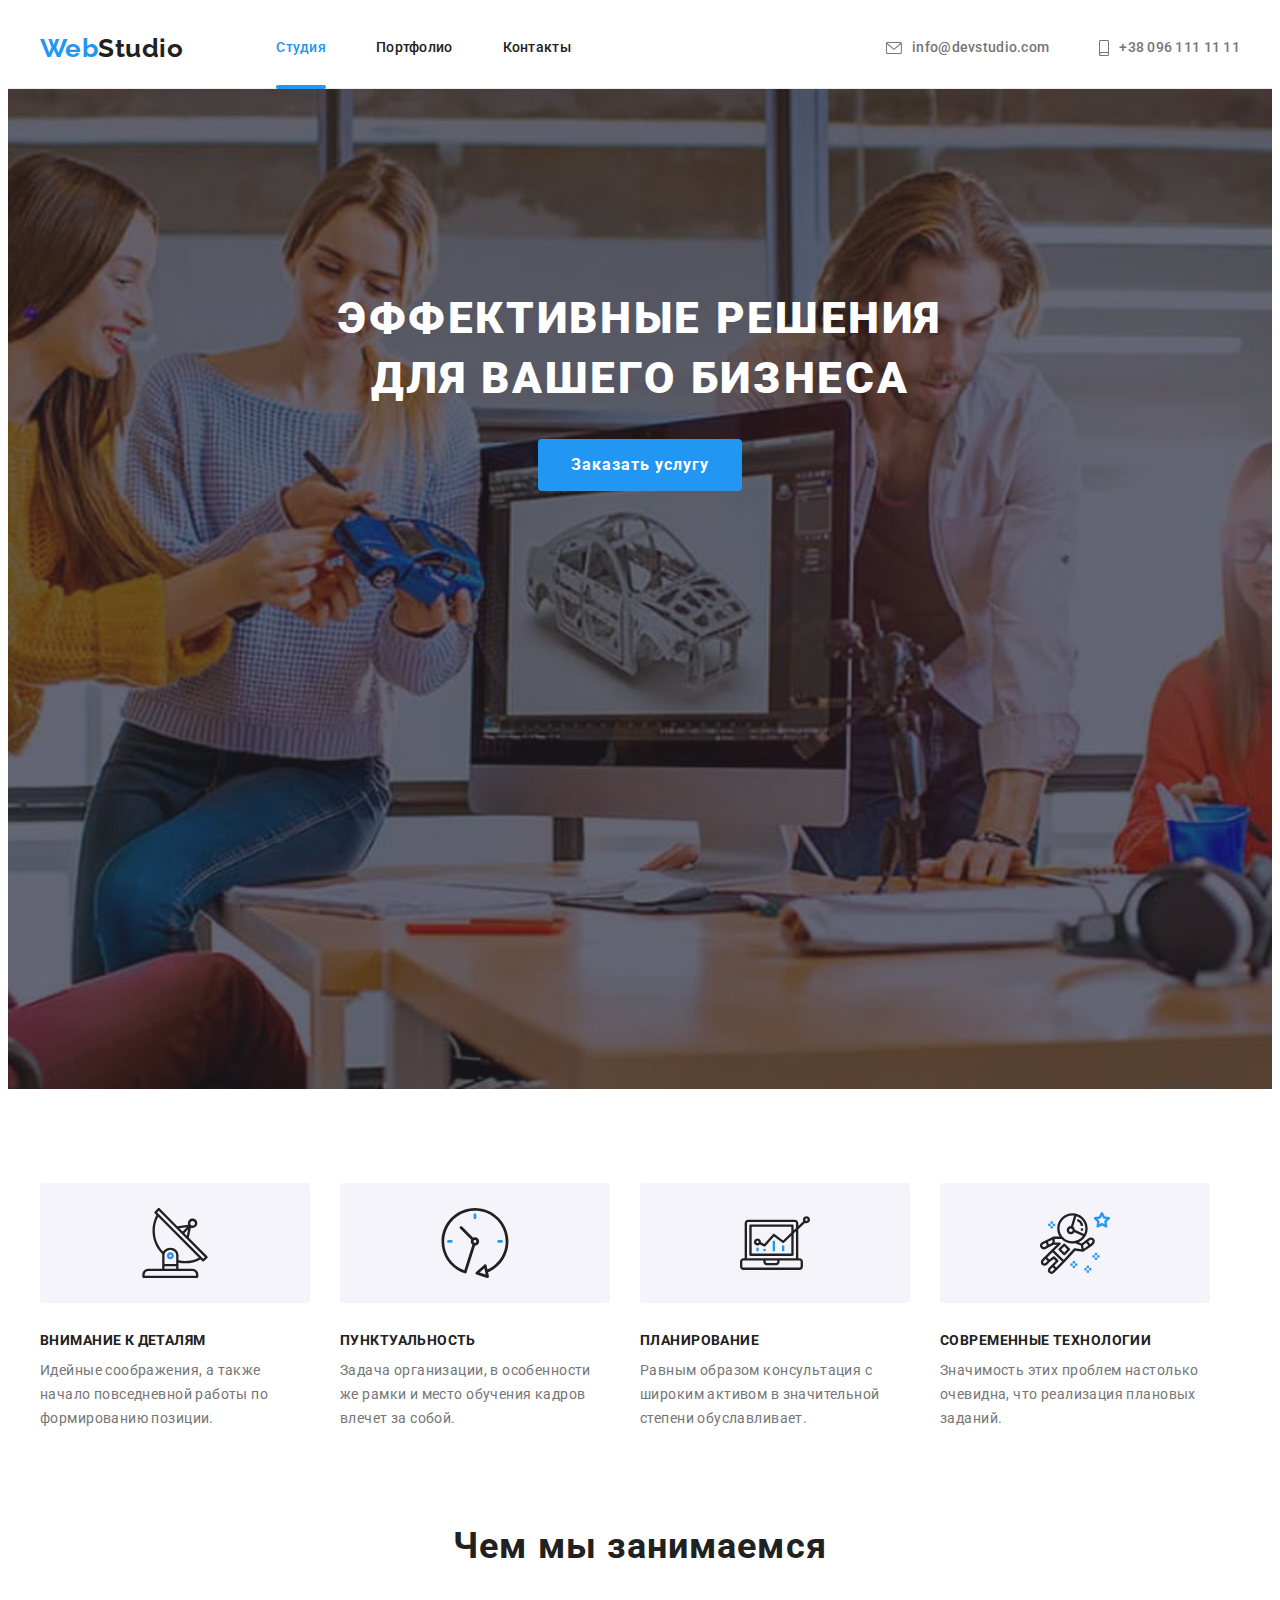
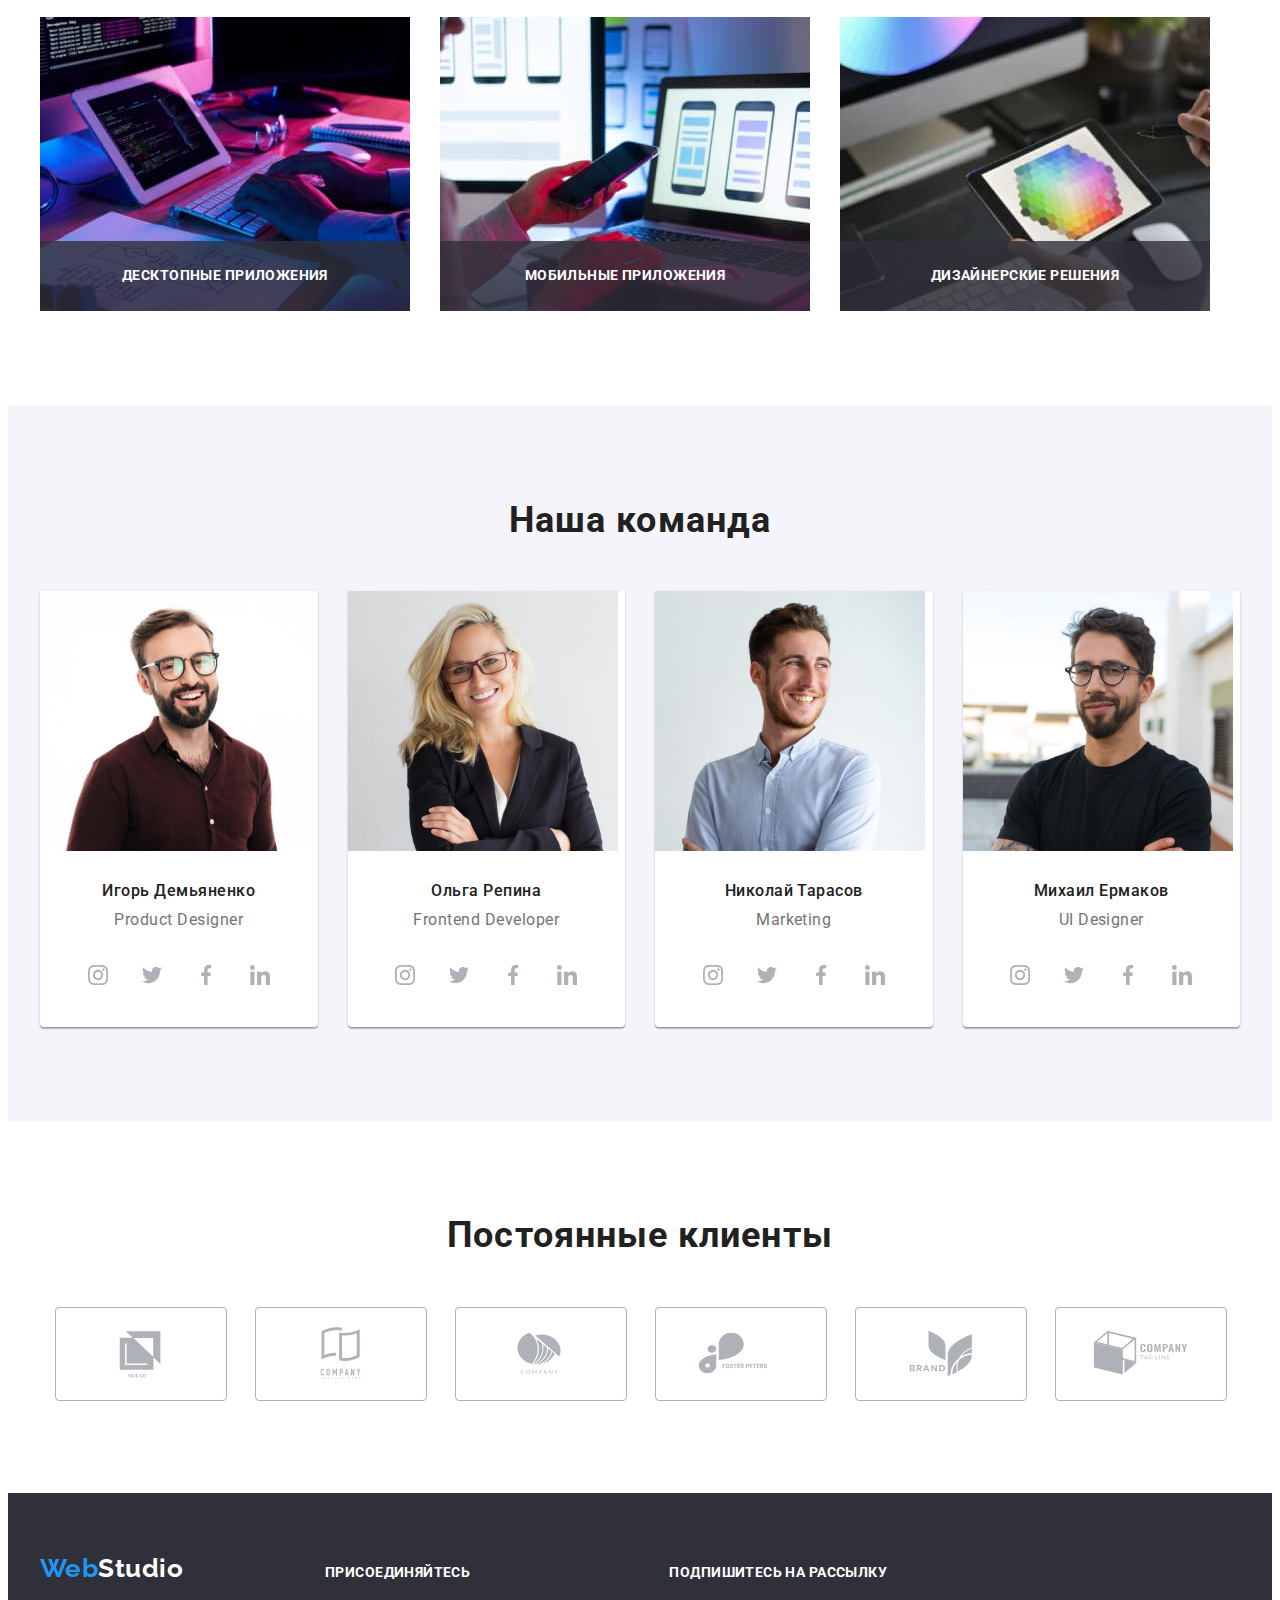
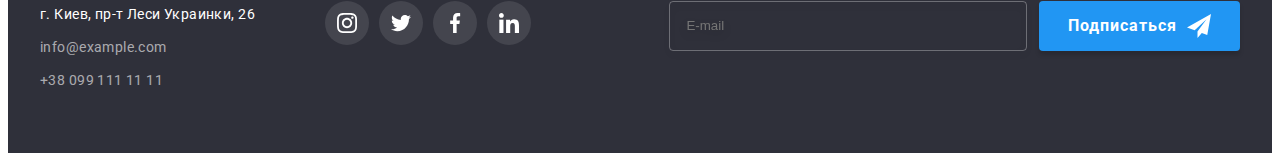
<file: index.html>
<!DOCTYPE html>
<html lang="ru">

<head>
    <meta charset="UTF-8">
    <meta http-equiv="X-UA-Compatible" content="IE=edge">
    <meta name="viewport" content="width=device-width, initial-scale=1.0">
    <title>Document</title>
    <link
        href="https://fonts.googleapis.com/css2?family=Raleway:wght@700&family=Roboto:wght@400;500;700;900&display=swap"
        rel="stylesheet" />
    <link rel="stylesheet" href="https://cdnjs.cloudflare.com/ajax/libs/modern-normalize/1.1.0/modern-normalize.min.css"
        integrity="sha512-wpPYUAdjBVSE4KJnH1VR1HeZfpl1ub8YT/NKx4PuQ5NmX2tKuGu6U/JRp5y+Y8XG2tV+wKQpNHVUX03MfMFn9Q=="
        crossorigin="anonymous" referrerpolicy="no-referrer" />
    <link rel="stylesheet" href="./css/main.min.css">
</head>

<body>

    <!-- Шапка сайта -->
    <header class="header">
        <div class="header__container container">
            <nav class="header__navigation">
                <a href="" lang="en" class="header__logo-link">Web<span class="header__logo-text">Studio</span></a>

                <ul class="site-nav">
                    <li class="site-nav__item"><a href="" class="site-nav__link current">Студия</a></li>
                    <li class="site-nav__item"><a href="./portfolio.html" class="site-nav__link">Портфолио</a></li>
                    <li class="site-nav__item"><a href="" class="site-nav__link">Контакты</a></li>
                </ul>
            </nav>

            <ul class="auth-nav">
                <li class="auth-nav__item">
                    <a href="mailto:info@devstudio.com" class="auth-nav__link">
                        <svg class="auth-nav__icon-mail" width="16" height="12">
                            <use href="./images/symbol-defs.svg#icon-mail"></use>
                        </svg>info@devstudio.com</a>
                </li>
                <li class="auth-nav__item"><a href="tel:+380961111111" class="auth-nav__link"><svg
                            class="auth-nav__icon-phone" width="10" height="16">
                            <use href="./images/symbol-defs.svg#icon-smartphone"></use>
                        </svg>+38 096 111 11 11</a></li>
            </ul>
        </div>
    </header>

    <main>
        <!-- Герой -->
        <section class="hero hero-overlay">
            <div class="container">
                <h1 class="hero__title">Эффективные решения для вашего бизнеса</h1>
                <button type="button" class="hero__button" data-modal-open>Заказать услугу</button>
            </div>
        </section>

        <!-- Преимущества -->
        <section class="benefits section">
            <div class="container">
                <h2 class="benefits__pre-title">Приемущества</h2>
                <ul class="benefits__list">
                    <li class="benefits__item">
                        <div class="benefits__icon-benefit">
                            <svg class="benefits__icon-details">
                                <use href="./images/symbol-defs.svg#icon-antena"></use>
                            </svg>
                        </div>
                        <h3 class="benefits__title">Внимание к деталям</h3>
                        <p class="benefits__text">
                            Идейные соображения, а также начало повседневной работы по формированию позиции.
                        </p>
                    </li>

                    <li class="benefits__item">
                        <div class="benefits__icon-benefit">
                            <svg class="benefits__icon-details">
                                <use href="./images/symbol-defs.svg#icon-clock"></use>
                            </svg>
                        </div>
                        <h3 class="benefits__title">Пунктуальность</h3>
                        <p class="benefits__text">
                            Задача организации, в особенности же рамки и место обучения кадров влечет за собой.
                        </p>
                    </li>

                    <li class="benefits__item">
                        <div class="benefits__icon-benefit">
                            <svg class="benefits__icon-details">
                                <use href="./images/symbol-defs.svg#icon-diagram"></use>
                            </svg>
                        </div>
                        <h3 class="benefits__title">Планирование</h3>
                        <p class="benefits__text">
                            Равным образом консультация с широким активом в значительной степени обуславливает.
                        </p>
                    </li>

                    <li class="benefits__item">
                        <div class="benefits__icon-benefit">
                            <svg class="benefits__icon-details">
                                <use href="./images/symbol-defs.svg#icon-astronaut"></use>
                            </svg>
                        </div>
                        <h3 class="benefits__title">Современные технологии</h3>
                        <p class="benefits__text">
                            Значимость этих проблем настолько очевидна, что реализация плановых заданий.
                        </p>
                    </li>
                </ul>
            </div>
        </section>

        <!-- Деятельность -->
        <section class="activity-section section">
            <div class="container">
                <h2 class="activity-section__title">Чем мы занимаемся</h2>
                <ul class="activity-section__list">
                    <li class="activity-section__item">
                        <div class="activity-section__block">
                            <img src="./images/future_1.jpg" alt="Техологии будущего" width="370" height="294" />
                            <p class="activity-section__text">десктопные приложения</p>
                        </div>
                    </li>

                    <li class="activity-section__item">
                        <div class="activity-section__block">
                            <img src="./images/future_2.jpg" alt="Техологии будущего" width="370" height="294" />
                            <p class="activity-section__text">мобильные приложения</p>
                        </div>
                    </li>

                    <li class="activity-section__item">
                        <div class="activity-section__block">
                            <img src="./images/future_3.jpg" alt="Техологии будущего" width="370" height="294" />
                            <p class="activity-section__text">дизайнерские решения</p>
                        </div>
                    </li>
                </ul>
            </div>
        </section>

        <!-- Команда -->
        <section class="team-section section">
            <div class="container">
                <h2 class="team-section__pre-title">Наша команда</h2>
                <ul class="team-section__list">
                    <li class="team-section__item">
                        <div class="team-section__gallery">
                            <img src="./images/ihor-demianenko.jpg" alt=" Фото Игорь Демьяненко" width="270"
                                height="260" />
                        </div>

                        <div class="team-section__card">
                            <h3 class="team-section__title">Игорь Демьяненко</h3>
                            <p lang="en" class="team-section__text">Product Designer</p>
                            <ul class="team-section__social-list">
                                <li class="team-section__social-item">
                                    <a href="" class="team-section__social-link">
                                        <svg class="team-section__social-icon">
                                            <use href="./images/symbol-defs.svg#icon-instagram"></use>
                                        </svg>
                                    </a>
                                </li>

                                <li class="team-section__social-item">
                                    <a href="" class="team-section__social-link">
                                        <svg class="team-section__social-icon">
                                            <use href="./images/symbol-defs.svg#icon-twitter"></use>
                                        </svg>
                                    </a>
                                </li>

                                <li class="team-section__social-item">
                                    <a href="" class="team-section__social-link">
                                        <svg class="team-section__social-icon">
                                            <use href="./images/symbol-defs.svg#icon-facebook"></use>
                                        </svg>
                                    </a>
                                </li>

                                <li class="team-section__social-item">
                                    <a href="" class="team-section__social-link">
                                        <svg class="team-section__social-icon">
                                            <use href="./images/symbol-defs.svg#icon-linkedin"></use>
                                        </svg>
                                    </a>
                                </li>
                            </ul>
                        </div>
                    </li>

                    <li class="team-section__item">
                        <div class="team-section__gallery">
                            <img src="./images/olha-repina.jpg" alt="Фото Ольга Репина" width="270" height="260" />
                        </div>

                        <div class="team-section__card">
                            <h3 class="team-section__title">Ольга Репина</h3>
                            <p lang="en" class="team-section__text">Frontend Developer</p>
                            <ul class="team-section__social-list">
                                <li class="team-section__social-item">
                                    <a href="" class="team-section__social-link">
                                        <svg class="team-section__social-icon">
                                            <use href="./images/symbol-defs.svg#icon-instagram"></use>
                                        </svg>
                                    </a>
                                </li>

                                <li class="team-section__social-item">
                                    <a href="" class="team-section__social-link">
                                        <svg class="team-section__social-icon">
                                            <use href="./images/symbol-defs.svg#icon-twitter"></use>
                                        </svg>
                                    </a>
                                </li>

                                <li class="team-section__social-item">
                                    <a href="" class="team-section__social-link">
                                        <svg class="team-section__social-icon">
                                            <use href="./images/symbol-defs.svg#icon-facebook"></use>
                                        </svg>
                                    </a>
                                </li>

                                <li class="team-section__social-item">
                                    <a href="" class="team-section__social-link">
                                        <svg class="team-section__social-icon">
                                            <use href="./images/symbol-defs.svg#icon-linkedin"></use>
                                        </svg>
                                    </a>
                                </li>
                            </ul>
                        </div>
                    </li>

                    <li class="team-section__item">
                        <div class="team-section__gallery">
                            <img src="./images/nikolay-tarasov.jpg" alt="Фото Николай Тарасов" width="270"
                                height="260" />
                        </div>

                        <div class="team-section__card">
                            <h3 class="team-section__title">Николай Тарасов</h3>
                            <p lang="en" class="team-section__text">Marketing</p>
                            <ul class="team-section__social-list">
                                <li class="team-section__social-item">
                                    <a href="" class="team-section__social-link">
                                        <svg class="team-section__social-icon">
                                            <use href="./images/symbol-defs.svg#icon-instagram"></use>
                                        </svg>
                                    </a>
                                </li>

                                <li class="team-section__social-item">
                                    <a href="" class="team-section__social-link">
                                        <svg class="team-section__social-icon">
                                            <use href="./images/symbol-defs.svg#icon-twitter"></use>
                                        </svg>
                                    </a>
                                </li>

                                <li class="team-section__social-item">
                                    <a href="" class="team-section__social-link">
                                        <svg class="team-section__social-icon">
                                            <use href="./images/symbol-defs.svg#icon-facebook"></use>
                                        </svg>
                                    </a>
                                </li>

                                <li class="team-section__social-item">
                                    <a href="" class="team-section__social-link">
                                        <svg class="team-section__social-icon">
                                            <use href="./images/symbol-defs.svg#icon-linkedin"></use>
                                        </svg>
                                    </a>
                                </li>
                            </ul>
                        </div>
                    </li>

                    <li class="team-section__item">
                        <div class="team-section__gallery">
                            <img src="./images/mikhail-yermakov.jpg" alt="Фото Михаил Ермаков" width="270"
                                height="260" />
                        </div>


                        <div class="team-section__card">
                            <h3 class="team-section__title">Михаил Ермаков</h3>
                            <p lang="en" class="team-section__text">UI Designer</p>
                            <ul class="team-section__social-list">
                                <li class="team-section__social-item">
                                    <a href="" class="team-section__social-link">
                                        <svg class="team-section__social-icon">
                                            <use href="./images/symbol-defs.svg#icon-instagram"></use>
                                        </svg>
                                    </a>
                                </li>

                                <li class="team-section__social-item">
                                    <a href="" class="team-section__social-link">
                                        <svg class="team-section__social-icon">
                                            <use href="./images/symbol-defs.svg#icon-twitter"></use>
                                        </svg>
                                    </a>
                                </li>

                                <li class="team-section__social-item">
                                    <a href="" class="team-section__social-link">
                                        <svg class="team-section__social-icon">
                                            <use href="./images/symbol-defs.svg#icon-facebook"></use>
                                        </svg>
                                    </a>
                                </li>

                                <li class="team-section__social-item">
                                    <a href="" class="team-section__social-link">
                                        <svg class="team-section__social-icon">
                                            <use href="./images/symbol-defs.svg#icon-linkedin"></use>
                                        </svg>
                                    </a>
                                </li>
                            </ul>
                        </div>
                    </li>
                </ul>
            </div>
        </section>

        <!--Клиенты-->
        <section class="clients section">
            <div class="clients__block container">
                <h2 class="clients__title">Постоянные клиенты</h2>
                <ul class="clients__list">
                    <li class="clients__item">
                        <a href="" class="clients__link">
                            <svg class="clients__logo">
                                <use href="./images/symbol-defs.svg#icon-client-1"></use>
                            </svg>
                        </a>
                    </li>

                    <li class="clients__item">
                        <a href="" class="clients__link">
                            <svg class="clients__logo">
                                <use href="./images/symbol-defs.svg#icon-client-2"></use>
                            </svg>
                        </a>
                    </li>

                    <li class="clients__item">
                        <a href="" class="clients__link">
                            <svg class="clients__logo">
                                <use href="./images/symbol-defs.svg#icon-client-3"></use>
                            </svg>
                        </a>
                    </li>

                    <li class="clients__item">
                        <a href="" class="clients__link">
                            <svg class="clients__logo">
                                <use href="./images/symbol-defs.svg#icon-client-4"></use>
                            </svg>
                        </a>
                    </li>

                    <li class="clients__item">
                        <a href="" class="clients__link">
                            <svg class="clients__logo">
                                <use href="./images/symbol-defs.svg#icon-client-5"></use>
                            </svg>
                        </a>
                    </li>

                    <li class="clients__item">
                        <a href="" class="clients__link">
                            <svg class="clients__logo">
                                <use href="./images/symbol-defs.svg#icon-client-6"></use>
                            </svg>
                        </a>
                    </li>
                </ul>
            </div>
        </section>
    </main>

    <!-- Футер -->
    <footer class="footer">
        <div class="footer__container container">
            <div class="footer__adress">
                <h2 class="footer__title">Контакты</h2>
                <a href="" lang="en" class="footer__logo-link footer__logo">Web<span
                        class="footer--white-logo-text">Studio</span></a>
                <address class="footer__adress">
                    <ul class="footer__contacts-list">
                        <li class="footer__contacts-item">
                            г. Киев, пр-т Леси Украинки, 26
                        </li>
                        <li class="footer__contacts-item"><a href="mailto:info@example.com"
                                class="footer__contacts-link">info@example.com</a></li>
                        <li class="footer__contacts-item"><a href="tel:+380991111111" class="footer__contacts-link">+38
                                099 111 11 11</a></li>
                    </ul>
                </address>
            </div>

            <div class="footer-social">
                <p class="footer-social__title">присоединяйтесь</p>
                <ul class="footer-social__list">
                    <li class="footer-social__item">
                        <a href="" class="footer-social__link">
                            <svg class="footer-social__icon">
                                <use href="./images/symbol-defs.svg#icon-instagram"></use>
                            </svg>
                        </a>
                    </li>

                    <li class="footer-social__item">
                        <a href="" class="footer-social__link">
                            <svg class="footer-social__icon">
                                <use href="./images/symbol-defs.svg#icon-twitter"></use>
                            </svg>
                        </a>
                    </li>

                    <li class="footer-social__item">
                        <a href="" class="footer-social__link">
                            <svg class="footer-social__icon">
                                <use href="./images/symbol-defs.svg#icon-facebook"></use>
                            </svg>
                        </a>
                    </li>

                    <li class="footer-social__item">
                        <a href="" class="footer-social__link">
                            <svg class="footer-social__icon">
                                <use href="./images/symbol-defs.svg#icon-linkedin"></use>
                            </svg>
                        </a>
                    </li>
                </ul>

            </div>

            <div class="footer-mailing">
                <p class="footer-mailing__title">подпишитесь на рассылку</p>
                <form action="a" class="footer-form">
                    <label for="mailing" class="footer-mailing__form-email"></label>
                    <input type="email" name="mailing" class="footer-mailing__form-input" id="mailing"
                        placeholder="E-mail">
                    <button type="submit" class="footer-mailing__form-btn">
                        <span class="footer-mailing__form-btn-text">Подписаться</span>
                        <svg class="footer-mailing__form-btn-text-icon" width="24" height="24">
                            <use href="./images/symbol-defs.svg#icon-icon-send"></use>
                        </svg>
                    </button>
                </form>
            </div>

        </div>
    </footer>

    <div class="backdrop is-hidden" data-modal>
        <div class="modal">
            <button type="button" class="modal__close" data-modal-close>
                <svg class="modal__close-icon" width="18" height="18">
                    <use href="./images/symbol-defs.svg#icon-close"></use>
                </svg>
            </button>
            <p class="modal__title">Оставьте свои данные, мы вам перезвоним</p>
            <form action="a" class="modal__form">
                <div class="modal__form-field">
                    <label for="user-name" class="modal__input-title">Имя</label>

                    <div class="modal__input-wrap">
                        <input type="text" name="user-name" class="modal__input" id="user-name">
                        <svg class="modal__input-icon" width="18" height="18">
                            <use href="./images/symbol-defs.svg#icon-person"></use>
                        </svg>
                    </div>
                </div>

                <div class="modal__form-field">
                    <label for="user-tel" class="modal__input-title">Телефон</label>

                    <div class="modal__input-wrap">
                        <input type="tel" name="user-tel" class="modal__input" id="user-tel">
                        <svg class="modal__input-icon" width="18" height="18">
                            <use href="./images/symbol-defs.svg#icon-tel"></use>
                        </svg>
                    </div>
                </div>

                <div class="modal__form-field">
                    <label for="user-email" class="modal__input-title">Почта</label>

                    <div class="modal__input-wrap">
                        <input type="email" name="user-email" class="modal__input" id="user-email">
                        <svg class="modal__input-icon" width="18" height="18">
                            <use href="./images/symbol-defs.svg#icon-email"></use>
                        </svg>
                    </div>
                </div>

                <div class="modal__form-field modal__comment">
                    <label for="user-comment" class="modal__input-title">Комментарий</label>

                    <textarea name="user-comment" id="user-comment" class="modal__input-comment"
                        placeholder="Введите текст"></textarea>
                </div>

                <div class="modal__form-field modal__check">
                    <input type="checkbox" name="policy" id="modal-check" class="modal__input-check visually-hidden">

                    <label for="modal-check" class="modal__check-text">
                        <span>
                            <svg class="modal__icon-check" width="16" height="15">
                                <use href="./images/symbol-defs.svg#icon-Vector"></use>
                            </svg>
                        </span>
                        Соглашаюсь с рассылкой и принимаю
                        <a href="" class="modal__contract">Условия договора</a>
                    </label>
                </div>

                <button type="submit" class="modal__btn">Отправить</button>
            </form>
        </div>
    </div>
    <script src="./js/modal.js"></script>
</body>

</html>
</file>
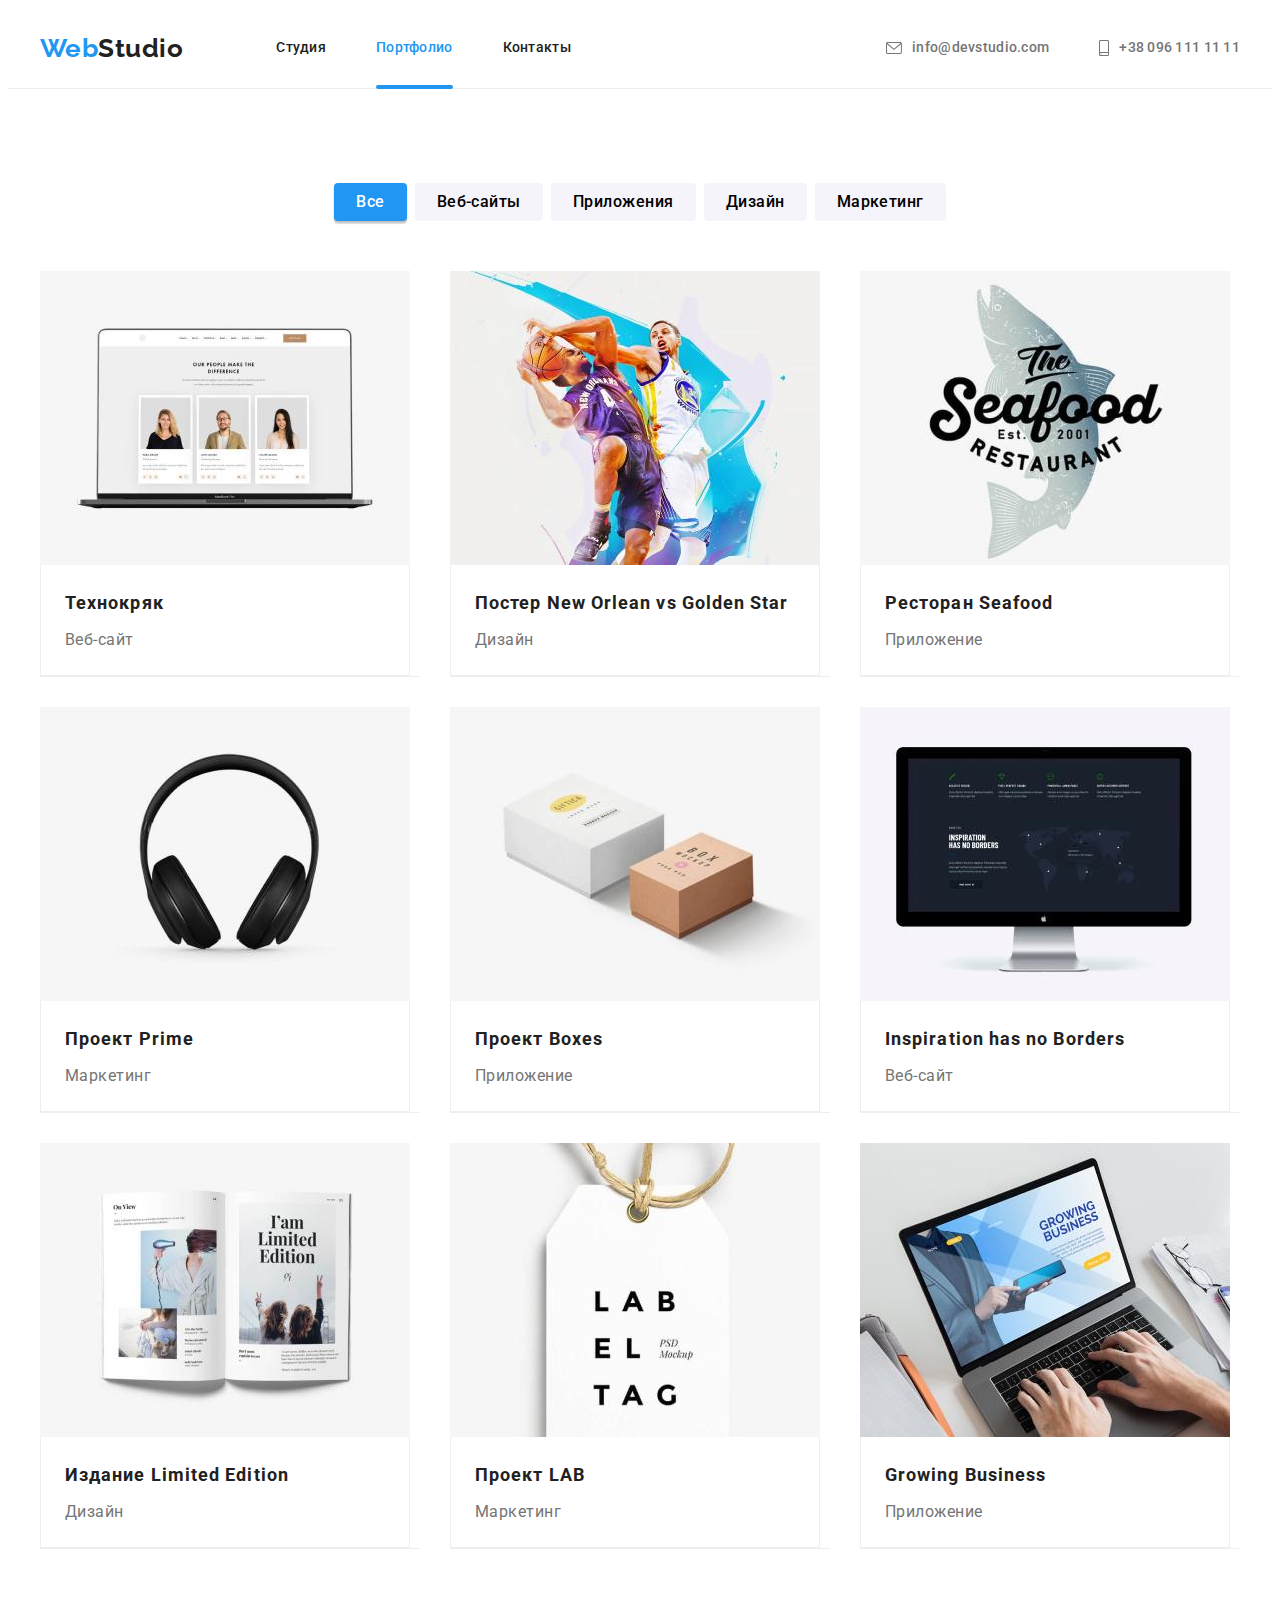
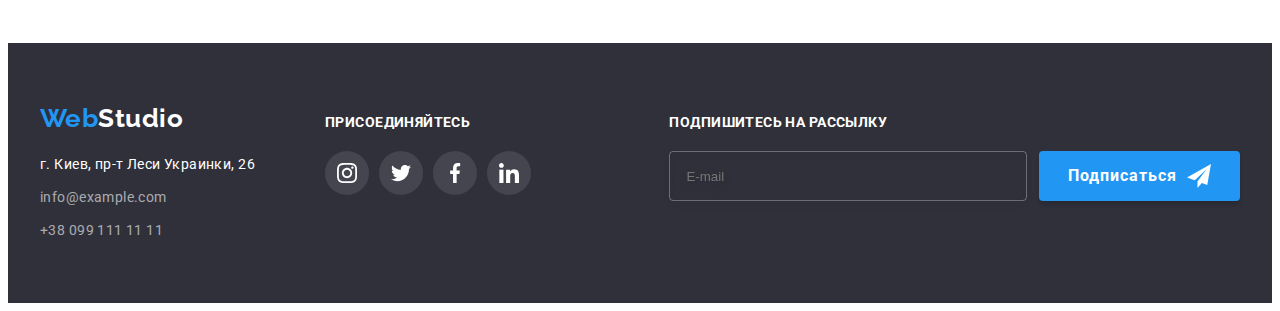
<file: portfolio.html>
<!DOCTYPE html>
<html lang="ru">

<head>
    <meta charset="UTF-8">
    <meta http-equiv="X-UA-Compatible" content="IE=edge">
    <meta name="viewport" content="width=device-width, initial-scale=1.0">
    <title>Document</title>
    <link
        href="https://fonts.googleapis.com/css2?family=Raleway:wght@700&family=Roboto:wght@400;500;700;900&display=swap"
        rel="stylesheet" />
    <link rel="stylesheet" href="https://cdnjs.cloudflare.com/ajax/libs/modern-normalize/1.1.0/modern-normalize.min.css"
        integrity="sha512-wpPYUAdjBVSE4KJnH1VR1HeZfpl1ub8YT/NKx4PuQ5NmX2tKuGu6U/JRp5y+Y8XG2tV+wKQpNHVUX03MfMFn9Q=="
        crossorigin="anonymous" referrerpolicy="no-referrer" />
    <link rel="stylesheet" href="./css/main.min.css">
</head>

<body>

    <!-- Шапка сайта -->
    <header class="page header">
        <div class="header__container container">
            <nav class="header__navigation">
                <a href="./index.html" lang="en" class="header__logo-link">Web<span
                        class="header__logo-text">Studio</span></a>

                <ul class="site-nav">
                    <li class="site-nav__item"><a href="./index.html" class="site-nav__link">Студия</a></li>
                    <li class="site-nav__item"><a href="" class="site-nav__link current">Портфолио</a></li>
                    <li class="site-nav__item"><a href="" class="site-nav__link">Контакты</a></li>
                </ul>
            </nav>

            <ul class="auth-nav">
                <li class="auth-nav__item">
                    <a href="mailto:info@devstudio.com" class="auth-nav__link">
                        <svg class="auth-nav__icon-mail" width="16" height="12">
                            <use href="./images/symbol-defs.svg#icon-mail"></use>
                        </svg>info@devstudio.com</a>
                </li>
                <li class="auth-nav__item"><a href="tel:+380961111111" class="auth-nav__link"><svg
                            class="auth-nav__icon-phone" width="10" height="16">
                            <use href="./images/symbol-defs.svg#icon-smartphone"></use>
                        </svg>+38 096 111 11 11</a></li>
            </ul>
        </div>
    </header>


    <main>

        <!--Button-->
        <section class="portfolio-filters">
            <div class="container">
                <h2 class="portfolio-filters__title">Список работ</h2>
                <ul class="portfolio-filters__list">
                    <li class="portfolio-filters__button-item"><button type="button"
                            class="portfolio-filters__btn current">Все</button></li>
                    <li class="portfolio-filters__button-item"><button type="button"
                            class="portfolio-filters__btn">Веб-сайты</button></li>
                    <li class="portfolio-filters__button-item"><button type="button"
                            class="portfolio-filters__btn">Приложения</button></li>
                    <li class="portfolio-filters__button-item"><button type="button"
                            class="portfolio-filters__btn">Дизайн</button></li>
                    <li class="portfolio-filters__button-item"><button type="button"
                            class="portfolio-filters__btn">Маркетинг</button></li>
                </ul>

                <ul class="work-set">
                    <li class="work-set__card-item">
                        <a href="" class="work-set__card-link">
                            <div class="work-set__card-image">
                                <img src="./images/portfolio-1.jpg" alt="Веб-сайт технокряк" width="370" height="294" />
                                <p class="work-set__card-top-text">Технокряк это современная площадка распространения
                                    коронавируса. Компании используют эту платформу для цифрового
                                    шпионажа и атак на защищённые сервера конкурентов.</p>
                            </div>
                            <div class="work-set__work-card">

                                <h3 class="work-set__work-title">Технокряк</h3>
                                <p class="work-set__work-platform">Веб-сайт</p>
                            </div>
                        </a>
                    </li>


                    <li class="work-set__card-item">
                        <a href="" class="work-set__card-link">
                            <div class="work-set__card-image">
                                <img src="./images/portfolio-2.jpg" alt="Дизайн постера" width="370" height="294" />
                                <p class="work-set__card-top-text">Технокряк это современная площадка распространения
                                    коронавируса. Компании используют эту
                                    платформу для цифрового
                                    шпионажа и атак на защищённые сервера конкурентов.</p>
                            </div>
                            <div class="work-set__work-card">
                                <h3 class="work-set__work-title">Постер New Orlean vs Golden Star</h3>
                                <p class="work-set__work-platform">Дизайн</p>
                            </div>
                        </a>
                    </li>

                    <li class="work-set__card-item">
                        <a href="" class="work-set__card-link">
                            <div class="work-set__card-image">
                                <img src="./images/portfolio-3.jpg" alt="Приложение ресторана" width="370"
                                    height="294" />
                                <p class="work-set__card-top-text">Технокряк это современная площадка распространения
                                    коронавируса. Компании используют эту
                                    платформу для цифрового
                                    шпионажа и атак на защищённые сервера конкурентов.</p>
                            </div>
                            <div class="work-set__work-card">
                                <h3 class="work-set__work-title">Ресторан Seafood</h3>
                                <p class="work-set__work-platform">Приложение</p>
                            </div>
                        </a>
                    </li>

                    <li class="work-set__card-item">
                        <a href="" class="work-set__card-link">
                            <div class="work-set__card-image">
                                <img src="./images/portfolio-4.jpg" alt="Маркетинг проекта" width="370" height="294" />
                                <p class="work-set__card-top-text">Технокряк это современная площадка распространения
                                    коронавируса. Компании используют эту
                                    платформу для цифрового
                                    шпионажа и атак на защищённые сервера конкурентов.</p>
                            </div>
                            <div class="work-set__work-card">
                                <h3 class="work-set__work-title">Проект Prime</h3>
                                <p class="work-set__work-platform">Маркетинг</p>
                            </div>
                        </a>
                    </li>

                    <li class="work-set__card-item">
                        <a href="" class="work-set__card-link">
                            <div class="work-set__card-image">
                                <img src="./images/portfolio-5.jpg" alt="Приложение проекта" width="370" height="294" />
                                <p class="work-set__card-top-text">Технокряк это современная площадка распространения
                                    коронавируса. Компании используют эту
                                    платформу для цифрового
                                    шпионажа и атак на защищённые сервера конкурентов.</p>
                            </div>

                            <div class="work-set__work-card">
                                <h3 class="work-set__work-title">Проект Boxes</h3>
                                <p class="work-set__work-platform">Приложение</p>
                            </div>
                        </a>
                    </li>

                    <li class="work-set__card-item">
                        <a href="" class="work-set__card-link">
                            <div class="work-set__card-image">
                                <img src="./images/portfolio-6.jpg" alt="Веб-сайт вдохновения" width="370"
                                    height="294" />
                                <p class="work-set__card-top-text">Технокряк это современная площадка распространения
                                    коронавируса. Компании используют эту
                                    платформу для цифрового
                                    шпионажа и атак на защищённые сервера конкурентов.</p>
                            </div>

                            <div class="work-set__work-card">
                                <h3 class="work-set__work-title">Inspiration has no Borders</h3>
                                <p class="work-set__work-platform">Веб-сайт</p>
                            </div>
                        </a>
                    </li>

                    <li class="work-set__card-item">
                        <a href="" class="work-set__card-link">
                            <div class="work-set__card-image">
                                <img src="./images/portfolio-7.jpg" alt="Дизайн издания" width="370" height="294" />
                                <p class="work-set__card-top-text">Технокряк это современная площадка распространения
                                    коронавируса. Компании используют эту
                                    платформу для цифрового
                                    шпионажа и атак на защищённые сервера конкурентов.</p>
                            </div>

                            <div class="work-set__work-card">
                                <h3 class="work-set__work-title">Издание Limited Edition</h3>
                                <p class="work-set__work-platform">Дизайн</p>
                            </div>
                        </a>
                    </li>

                    <li class="work-set__card-item">
                        <a href="" class="work-set__card-link">
                            <div class="work-set__card-image">
                                <img src="./images/portfolio-8.jpg" alt="Маркетинг проекта" width="370" height="294" />
                                <p class="work-set__card-top-text">Технокряк это современная площадка распространения
                                    коронавируса. Компании используют эту
                                    платформу для цифрового
                                    шпионажа и атак на защищённые сервера конкурентов.</p>
                            </div>

                            <div class="work-set__work-card">
                                <h3 class="work-set__work-title">Проект LAB</h3>
                                <p class="work-set__work-platform">Маркетинг</p>
                            </div>
                        </a>
                    </li>

                    <li class="work-set__card-item">
                        <a href="" class="work-set__card-link">
                            <div class="work-set__card-image">
                                <img src="./images/portfolio-9.jpg" alt="Приложение бизнеса" width="370" height="294" />
                                <p class="work-set__card-top-text">Технокряк это современная площадка распространения
                                    коронавируса. Компании используют эту
                                    платформу для цифрового
                                    шпионажа и атак на защищённые сервера конкурентов.</p>
                            </div>

                            <div class="work-set__work-card">
                                <h3 class="work-set__work-title">Growing Business</h3>
                                <p class="work-set__work-platform">Приложение</p>
                            </div>
                        </a>
                    </li>
                </ul>
            </div>
        </section>

    </main>

    <!-- Футер -->
    <footer class="footer">
        <div class="footer__container container">
            <div class="footer__adress">
                <h2 class="footer__title">Контакты</h2>
                <a href="" lang="en" class="footer__logo-link footer__logo">Web<span
                        class="footer--white-logo-text">Studio</span></a>
                <address class="footer__adress">
                    <ul class="footer__contacts-list">
                        <li class="footer__contacts-item">
                            г. Киев, пр-т Леси Украинки, 26
                        </li>
                        <li class="footer__contacts-item"><a href="mailto:info@example.com"
                                class="footer__contacts-link">info@example.com</a></li>
                        <li class="footer__contacts-item"><a href="tel:+380991111111" class="footer__contacts-link">+38
                                099
                                111 11 11</a></li>
                    </ul>
                </address>
            </div>

            <div class="footer-social">
                <p class="footer-social__title">присоединяйтесь</p>
                <ul class="footer-social__list">
                    <li class="footer-social__item">
                        <a href="" class="footer-social__link">
                            <svg class="footer-social__icon">
                                <use href="./images/symbol-defs.svg#icon-instagram"></use>
                            </svg>
                        </a>
                    </li>

                    <li class="footer-social__item">
                        <a href="" class="footer-social__link">
                            <svg class="footer-social__icon">
                                <use href="./images/symbol-defs.svg#icon-twitter"></use>
                            </svg>
                        </a>
                    </li>

                    <li class="footer-social__item">
                        <a href="" class="footer-social__link">
                            <svg class="footer-social__icon">
                                <use href="./images/symbol-defs.svg#icon-facebook"></use>
                            </svg>
                        </a>
                    </li>

                    <li class="footer-social__item">
                        <a href="" class="footer-social__link">
                            <svg class="footer-social__icon">
                                <use href="./images/symbol-defs.svg#icon-linkedin"></use>
                            </svg>
                        </a>
                    </li>
                </ul>

            </div>

            <div class="footer-mailing">
                <p class="footer-mailing__title">подпишитесь на рассылку</p>
                <form action="a" class="footer-form">
                    <label for="mailing" class="footer-mailing__form-email"></label>
                    <input type="email" name="mailing" class="footer-mailing__form-input" id="mailing"
                        placeholder="E-mail">
                    <button type="submit" class="footer-mailing__form-btn">
                        <span class="footer-mailing__form-btn-text">Подписаться</span>
                        <svg class="footer-mailing__form-btn-text-icon" width="24" height="24">
                            <use href="./images/symbol-defs.svg#icon-icon-send"></use>
                        </svg>
                    </button>
                </form>
            </div>

        </div>
    </footer>
</body>

</html>
</file>
<file: css/main.min.css>
:root{--primary-text-color: #212121;--second-text-color: #757575;--accent-color: #2196f3;--primary-white-tx-bg-color: #ffffff;--second-bg-color: #f5f4fa;--primary-logo-color: #000000;--contacts-footer: rgba(255, 255, 255, 0.6);--bgr-color-dark: #2f303a;--hero-btn-hover-focus: #188ce8;--timing-duration: 250ms;--timing-function: cubic-bezier(0.4, 0, 0.2, 1)}h1,h2,h3,h4,h5,h6,p{margin:0}ul{margin:0;padding:0}img{display:block;max-width:100%;height:auto}body{background-color:var(--primary-white-tx-bg-color);color:var(--primary-text-color);font-family:Roboto, sans-serif;letter-spacing:0.03em}.section{padding-top:94px;padding-bottom:94px}.is-hidden{visibility:hidden;opacity:0;pointer-events:none}.visually-hidden{position:absolute;width:1px;height:1px;margin:-1px;border:0;padding:0;white-space:nowrap;clip-path:inset(100%);clip:rect(0 0 0 0);overflow:hidden}.container{width:1200px;padding-left:15px;padding-right:15px;margin:0 auto}.footer .container{display:flex}.footer__container{display:flex;align-items:baseline}.hero__title{width:696px;display:block;margin:auto;margin-bottom:30px;color:var(--primary-white-tx-bg-color);font-weight:900;font-size:44px;line-height:1.36;letter-spacing:0.06em;text-align:center;text-transform:uppercase}.benefits__title{margin-bottom:10px;font-weight:700;font-size:14px;line-height:1.14;letter-spacing:0.03em;text-transform:uppercase}.benefits__pre-title,.footer__title{display:none}.activity-section__title,.team-section__pre-title{text-align:center;margin-bottom:50px;font-weight:700;font-size:36px;line-height:1.17;text-align:center;letter-spacing:0.03em}.clients__title{text-align:center;font-weight:700;font-size:36px;line-height:1.16;letter-spacing:0.03em;margin-bottom:50px}.footer-mailing__title{font-weight:700;font-size:14px;line-height:1.14;letter-spacing:0.03em;text-transform:uppercase;color:var(--primary-white-tx-bg-color);margin-bottom:20px}.work-set__work-title{color:var(--primary-text-color);font-weight:700;font-size:18px;line-height:2;letter-spacing:0.06em;text-decoration:none}.header{border-bottom:1px solid #ececec}.header__navigation{display:flex;align-items:center}.header__container{display:flex;align-items:center}.site-nav{display:flex;list-style:none;transition:color var(--timing-duration) var(--timing-function)}.site-nav .site-nav__item:not(:last-child){margin-right:50px}.site-nav__link{padding-top:32px;padding-bottom:32px;display:inline-block;color:var(--primary-text-color);font-size:14px;position:relative}.site-nav__link.current::after{content:'';width:100%;height:4px;background-color:var(--accent-color);border-radius:2px;position:absolute;left:0;bottom:-1px}.auth-nav{display:flex;margin-left:auto;list-style:none;transition:color var(--timing-duration) var(--timing-function)}.auth-nav .auth-nav__item:not(:last-child){margin-right:50px}.auth-nav__link{padding-top:32px;padding-bottom:32px;display:flex;align-items:center;color:var(--second-text-color);font-size:14px}.auth-nav__link:hover{color:var(--accent-color)}.auth-nav__icon-mail{margin-right:10px;fill:currentColor}.auth-nav__icon-phone{margin-right:10px;fill:currentColor}.site-nav__link:hover,.site-nav__link:focus,.auth-nav__link:hover,.auth-nav__link:focus,.site-nav .site-nav__link.current,.footer__contacts-link:hover,.footer__contacts-link:focus{color:var(--accent-color)}.site-nav__link,.auth-nav__link{font-weight:500;line-height:1.14;letter-spacing:0.02em;text-decoration:none;transition:color var(--timing-duration) var(--timing-function)}.footer__contacts-list{list-style:none;transition:color var(--timing-duration) var(--timing-function)}.header__logo-link,.footer__logo-link{padding-top:24px;padding-bottom:24px;display:inline-block;margin-right:93px;color:var(--accent-color);font-family:Raleway, sans-serif;font-weight:700;font-size:26px;text-decoration:none}.footer .footer__logo-link{padding:0}.logo-footer{margin-bottom:20px;display:block}.footer .logo-link{margin-right:0}.header__logo-text{color:var(--primary-text-color);font-size:26px}.footer--white-logo-text{color:var(--primary-white-tx-bg-color);font-size:26px}.hero,.footer{background-color:var(--bgr-color-dark)}.hero-overlay{max-width:1600px;height:600px;margin-left:auto;margin-right:auto;background-image:linear-gradient(rgba(47,48,58,0.4), rgba(47,48,58,0.4)),url(../images/hero_bg.jpg);background-color:#c4c4c4;background-repeat:no-repeat;background-position:center;background-size:cover}.hero{padding-top:200px;padding-bottom:200px;text-align:center}.hero__button{padding:10px 32px;display:block;min-width:200px;margin:auto;color:var(--primary-white-tx-bg-color);background-color:var(--accent-color);font-family:Roboto, sans-serif;font-weight:700;font-size:16px;line-height:1.88;letter-spacing:0.06em;text-align:center;cursor:pointer;border:1px solid transparent;border-radius:4px;transition:background-color var(--timing-duration) var(--timing-function),box-shadow var(--timing-duration) var(--timing-function)}.hero__button:hover,.hero__button:focus{background-color:var(--hero-btn-hover-focus);box-shadow:0px 4px 4px rgba(0,0,0,0.15)}.benefits__list,.activity-section__list,.team-section__list{list-style:none}.benefits__list{display:flex}.benefits__list .benefits__item:not(:last-child){margin-right:30px}.benefits__item{width:270px}.benefits__icon-benefit{width:270px;height:120px;margin-bottom:30px;align-items:center;display:flex;justify-content:center;background:#f5f4fa;border-radius:4px}.benefits__icon-details{width:70px;height:70px}.benefits__text{color:var(--second-text-color);font-size:14px;line-height:1.71;letter-spacing:0.03em}.activity-section{padding-top:0px}.activity-section__list{display:flex}.activity-section__item{justify-content:center}.activity-section__item:not(:last-child){margin-right:30px}.activity-section__block{position:relative}.activity-section__text{position:absolute;width:100%;height:70px;left:0;bottom:0;display:flex;align-items:center;justify-content:center;font-weight:700;font-size:14px;line-height:1.14;text-align:center;letter-spacing:0.03em;text-transform:uppercase;color:var(--primary-white-tx-bg-color);background-color:rgba(47,48,58,0.8)}.team-section{background-color:var(--second-bg-color);text-align:center}.team-section__title{margin-bottom:10px;font-weight:500;font-size:16px;line-height:1.19;letter-spacing:0.03em;text-align:center}.team-section__list{display:flex;flex-wrap:wrap;margin-left:-30px;margin-top:-30px}.team-section__card{padding:30px}.team-section__list>.team-section__item{flex-basis:calc(100% / 4 - 30px);margin-left:30px;margin-top:30px;background:#ffffff;border:none;box-shadow:0px 1px 3px rgba(0,0,0,0.12),0px 1px 1px rgba(0,0,0,0.14),0px 2px 1px rgba(0,0,0,0.2);border-radius:0px 0px 4px 4px}.team-section__item{justify-content:center}.team-section__text{margin-bottom:24px;color:var(--second-text-color);font-size:16px;line-height:1.19;letter-spacing:0.03em;text-align:center}.clients__list{display:flex;list-style:none;justify-content:center}.clients__item{width:170px;height:92px}.clients__item:not(:last-child){margin-right:30px}.clients__link{width:100%;height:100%;cursor:pointer;border:1px solid #afb1b8;border-radius:4px;display:flex;align-items:center;justify-content:center;color:#afb1b8;transition:border-color var(--timing-duration) var(--timing-function),color var(--timing-duration) var(--timing-function)}.clients__logo{width:106px;height:60px;fill:currentColor}.clients__link:hover,.clients__link:focus{border-color:var(--accent-color);color:var(--accent-color)}.footer{padding-top:60px;padding-bottom:60px}.footer__logo{margin-bottom:20px;display:block}.footer .footer__logo-link{margin-right:0}.footer__contacts-list .footer__contacts-item:not(:last-child){margin-bottom:9px}.footer__contacts-item{color:var(--primary-white-tx-bg-color);font-size:14px}.footer__contacts-link{color:var(--contacts-footer);font-size:14px}.footer__contacts-item,.footer__contacts-link{line-height:1.71;letter-spacing:0.03em;font-style:normal;text-decoration:none;transition:color var(--timing-duration) var(--timing-function)}.footer-mailing{margin-left:auto}.footer-mailing__form-email{display:flex;align-items:center;justify-content:center}.footer-mailing__form-input{width:358px;height:50px;border:1px solid rgba(255,255,255,0.3);box-sizing:border-box;filter:drop-shadow(0px 4px 4px rgba(0,0,0,0.15));border-radius:4px;background-color:transparent;padding:15px 16px;margin-right:12px;color:var(--primary-white-tx-bg-color)}.footer-mailing::placeholder{font-size:16px;line-height:1.25;display:flex;align-items:center;letter-spacing:0.03em;color:rgba(255,255,255,0.6)}.footer-mailing__form-btn{padding:10px 28px;display:flex;align-items:center;justify-content:center;min-width:200px;height:50px;margin:auto;color:var(--primary-white-tx-bg-color);background-color:var(--accent-color);cursor:pointer;border:1px solid transparent;border-radius:4px;box-shadow:0px 4px 4px rgba(0,0,0,0.15)}.footer-mailing__form-btn-text{font-family:Roboto, sans-serif;font-weight:700;font-size:16px;line-height:1.88;letter-spacing:0.06em;text-align:center;margin-right:10px}.footer-form{display:flex;align-items:center;justify-content:center}.backdrop{width:100vw;height:100vh;background-color:rgba(0,0,0,0.2);position:fixed;top:0;left:0;transition:opacity 250ms, visibility 250ms}.backdrop.is-hidden .modal{transform:scale(1.5)}.modal{width:528px;min-height:581px;background-color:var(--primary-white-tx-bg-color);box-shadow:0px 1px 3px rgba(0,0,0,0.12),0px 1px 1px rgba(0,0,0,0.14),0px 2px 1px rgba(0,0,0,0.2);border-radius:4px;position:absolute;top:50%;left:50%;transform:scale(1) translate(-50%, -50%);transition:transform 250ms}.modal__close{position:absolute;top:8px;right:8px;background-color:#FFFFFF;width:30px;height:30px;border:1px solid rgba(0,0,0,0.1);border-radius:50%;display:flex;align-items:center;justify-content:center}.modal__close-icon:hover,.modal__close-icon:focus{fill:var(--accent-color)}.modal{padding:40px}.modal__form-field{margin-bottom:10px}.modal__input-wrap{position:relative}.modal__input{width:100%;height:40px;border:1px solid rgba(33,33,33,0.2);border-radius:4px;padding:12px 42px;transition:border-color var(--timing-duration),var(--timing-function)}.modal__input:hover+.modal__input-icon,.modal__input:focus+.modal__input-icon{fill:var(--accent-color)}.modal__input:hover,.modal__input:focus,.modal__input-comment:hover,.modal__input-comment:focus{outline:0;border-color:var(--accent-color)}.modal__input-icon{position:absolute;top:50%;transform:translateY(-50%);left:12px;transition:fill var(--timing-duration) var(--timing-function)}.modal__input-comment{display:block;width:100%;height:120px;padding:12px 16px;resize:none;border:1px solid rgba(33,33,33,0.2);border-radius:4px}.modal__form-field.modal__comment{margin-bottom:20px}.modal__form-field.modal__check{margin-bottom:30px}.modal__input-comment::placeholder{position:absolute;font-size:12px;line-height:1.17;letter-spacing:0.01em;color:rgba(117,117,117,0.5)}.modal__input-title{display:block;margin-bottom:4px;font-size:12px;line-height:1.17;letter-spacing:0.01em;color:#757575}.modal__btn{padding:10px 55px;display:flex;align-items:center;min-width:200px;height:50px;margin:auto;color:var(--primary-white-tx-bg-color);background-color:var(--accent-color);font-family:Roboto, sans-serif;font-weight:700;font-size:16px;line-height:1.88;letter-spacing:0.06em;text-align:center;cursor:pointer;border:none;box-shadow:0px 4px 4px rgba(0,0,0,0.15);border-radius:4px;transition:background-color var(--timing-duration) var(--timing-function),box-shadow var(--timing-duration) var(--timing-function)}.modal__title{font-size:20px;font-weight:700;line-height:1.15;text-align:center;letter-spacing:0.03em;margin-bottom:12px}.modal__btn:hover,.modal__btn:focus{background-color:#188CE8;box-shadow:0px 4px 4px rgba(0,0,0,0.15)}.modal__check-text{font-size:14px;line-height:1.71;height:15px;letter-spacing:0.03em;color:var(--second-text-color);display:flex;align-items:center;justify-content:center}.modal__check-text span{width:16px;height:15px;border:2px solid var(--primary-text-color);margin-right:8px;border-radius:2px;display:flex;align-items:center;justify-content:center;cursor:pointer}.modal__check-text span:hover,.modal__input-check:focus+.modal__check-text span{border-color:var(--accent-color)}.modal__icon-check{fill:var(--primary-white-tx-bg-color)}.modal__input-check:checked+.modal__check-text span{background-color:var(--accent-color);border:none}.modal__contract{text-decoration-line:underline;color:var(--accent-color);margin-left:5px}.team-section__social-list{list-style:none;display:flex;justify-content:center}.team-section__social-item:not(:last-child){margin-right:10px}.team-section__social-item{width:44px;height:44px;cursor:pointer}.team-section__social-link{width:100%;height:100%;border-radius:50%;display:flex;align-items:center;justify-content:center;color:#afb1b8;transition:background-color var(--timing-duration) var(--timing-function),color var(--timing-duration) var(--timing-function)}.team-section__social-icon{width:20px;height:20px;fill:currentColor}.team-section__social-link:hover,.team-section__social-link:focus{background-color:var(--accent-color);color:#ffffff}.footer-social{margin-left:70px}.footer-social__title{font-weight:700;font-size:14px;line-height:1.14;letter-spacing:0.03em;text-transform:uppercase;color:var(--primary-white-tx-bg-color);margin-bottom:20px}.footer-social__list{display:flex;list-style:none;justify-content:center}.footer-social__item{display:flex;align-items:center;justify-content:center;width:44px;height:44px;border-radius:50%;background:rgba(255,255,255,0.1);cursor:pointer;color:#afb1b8}.footer-social__link{width:100%;height:100%;border-radius:50%;display:flex;align-items:center;justify-content:center;color:var(--primary-white-tx-bg-color);transition:background-color var(--timing-duration) var(--timing-function)}.footer-social__item:not(:last-child){margin-right:10px}.footer-social__icon{width:20px;height:20px;fill:currentColor}.footer-social__link:hover,.footer-social__link:focus{background-color:var(--accent-color)}.portfolio-filters{padding-top:94px;padding-bottom:94px;transition:color var(--timing-duration) var(--timing-function),background-color var(--timing-duration) var(--timing-function),box-shadow var(--timing-duration) var(--timing-function)}.portfolio-filters__title{display:none}.portfolio-filters__list{display:flex;align-items:center;list-style:none;justify-content:center;margin-bottom:50px}.portfolio-filters__button-item+.portfolio-filters__button-item{margin-left:8px}.portfolio-filters__btn{padding:6px 22px;display:inline-block;background-color:var(--second-bg-color);font-family:Roboto, sans-serif;font-weight:500;font-size:16px;line-height:1.63;text-align:center;letter-spacing:0.03em;cursor:pointer;border:none;border-radius:4px;transition:color var(--timing-duration) var(--timing-function),background-color var(--timing-duration) var(--timing-function),box-shadow var(--timing-duration) var(--timing-function)}.portfolio-filters__btn:hover,.portfolio-filters__btn:focus,.portfolio-filters .portfolio-filters__btn.current{color:var(--primary-white-tx-bg-color);background-color:var(--accent-color);box-shadow:0px 3px 1px rgba(0,0,0,0.1),0px 1px 2px rgba(0,0,0,0.08),0px 2px 2px rgba(0,0,0,0.12)}.work-set{list-style:none;display:flex;flex-wrap:wrap;margin-left:-30px;margin-top:-30px}.work-set__card-image{position:relative;overflow:hidden}.work-set__card-top-text{position:absolute;left:0;top:0;height:100%;font-size:18px;line-height:1.55;letter-spacing:0.03em;color:var(--primary-white-tx-bg-color);padding:63px 24px;background-color:rgba(33,150,243,0.9);transform:translateY(101%);transition:transform var(--timing-duration) var(--timing-function)}.work-set__card-link:hover .work-set__card-top-text,.work-set__card-link:focus .work-set__card-top-text{transform:translateY(0)}.work-set__card-link:hover,.work-set__card-link:focus{transition:box-shadow var(--timing-duration) var(--timing-function)}.work-set__card-item{flex-basis:calc(100% / 3 - 30px);margin-left:30px;margin-top:30px;background:#ffffff;border-bottom:1px solid #eeeeee;cursor:pointer}.work-set__card-link{display:inline-block;text-decoration:none;transition:box-shadow var(--timing-duration) var(--timing-function)}.work-set__card-link:hover,.work-set__card-link:focus{box-shadow:0px 1px 1px rgba(0,0,0,0.12),0px 4px 4px rgba(0,0,0,0.06),1px 4px 6px rgba(0,0,0,0.16)}.work-set__work-card{padding:20px 24px;border-right:1px solid #eeeeee;border-left:1px solid #eeeeee;border-bottom:1px solid #eeeeee}.work-set__work-platform{margin-top:4px;color:var(--second-text-color);font-size:16px;line-height:1.88;text-decoration:none}
/*# sourceMappingURL=main.min.css.map */
</file>
